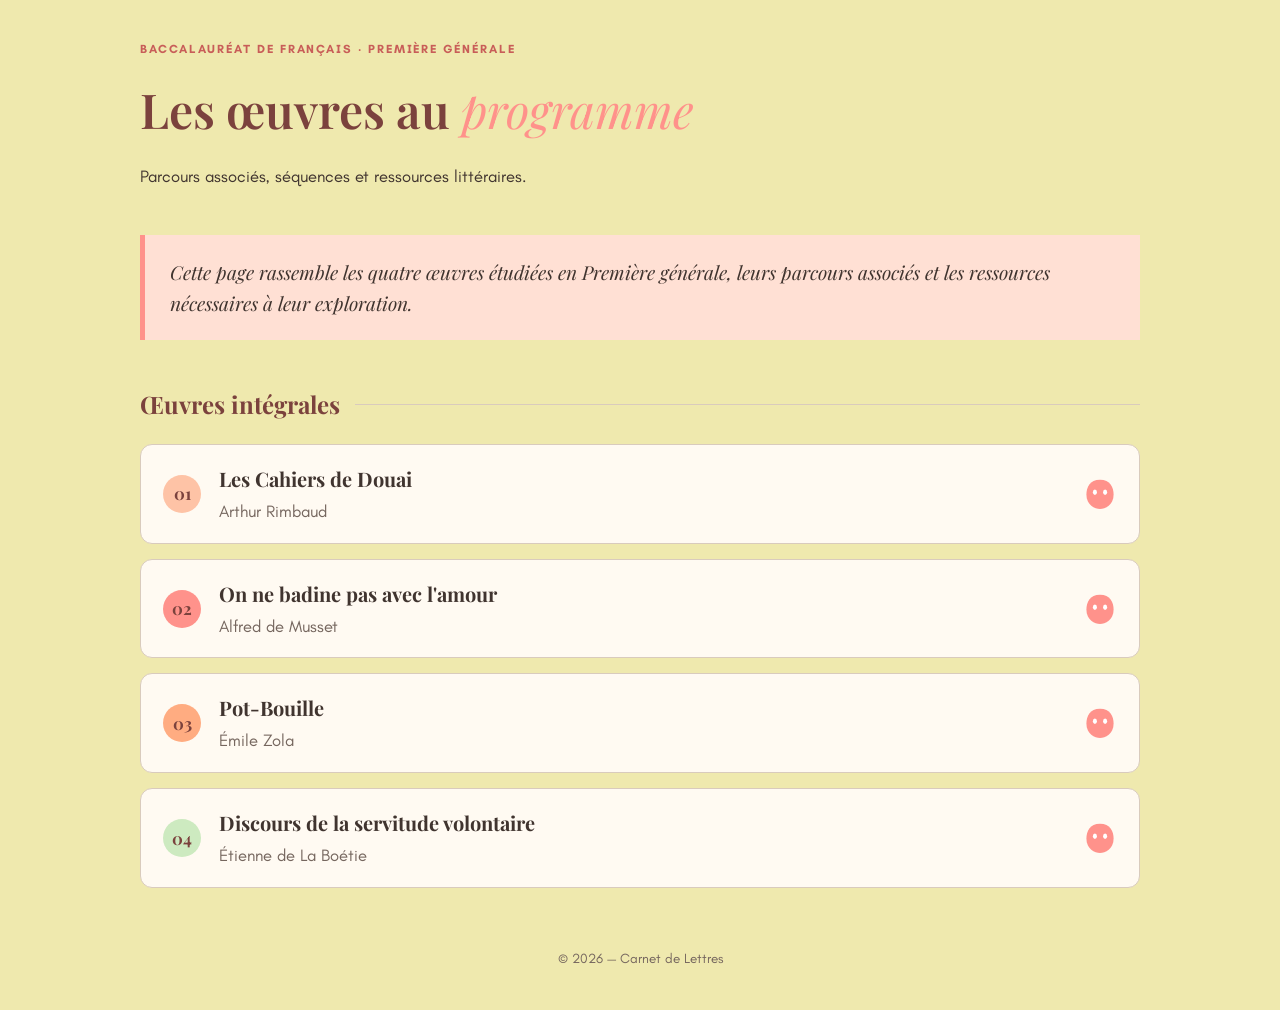
<file: premiere.html>
<!DOCTYPE html>
<html lang="fr">

<head>

<meta charset="UTF-8">
<meta name="viewport" content="width=device-width, initial-scale=1.0">

<title>Premières générales - Carnet de Lettres</title>


<style>

@import url('https://fonts.googleapis.com/css2?family=Playfair+Display:wght@400;500;600;700&display=swap');
@import url('https://fonts.googleapis.com/css2?family=Teachers:ital,wght@0,400..800;1,400..800&display=swap');


:root {

    --orange:#ffac81;
    --corail:#ff928b;
    --rose:#fec3a6;
    --cream:#efe9ae;
    --vert:#cdeac0;

    --ink:#40342f;
    --muted:#75665e;
    --line:#d9cbbd;
    --card:#fffaf2;

}



*{
    margin:0;
    padding:0;
    box-sizing:border-box;
}



body{

    background:var(--cream);
    color:var(--ink);
    font-family:"Teachers", sans-serif;
    font-size:1.05rem;
    line-height:1.6;
    padding:40px 20px;

}



.container{

    max-width:1000px;
    margin:auto;

}



/* HEADER */

header{

    margin-bottom:45px;

}


.eyebrow{

    font-size:12px;
    letter-spacing:.16em;
    text-transform:uppercase;
    color:#c85d58;
    font-weight:bold;
    margin-bottom:12px;

}


h1{

    font-family:"Playfair Display", serif;
    font-size:3rem;
    font-weight:600;
    color:#7b423d;
    margin-bottom:15px;

}


h1 em{

    color:var(--corail);
    font-style:italic;
    font-weight:400;

}



/* INTRODUCTION */

.introduction{

    background:#ffe0d4;
    border-left:5px solid var(--corail);
    padding:22px 25px;
    margin-bottom:45px;

}



.introduction p{

    font-family:"Playfair Display", serif;
    font-style:italic;
    font-size:1.2rem;

}



/* TITRES */

.section-title{

    font-family:"Playfair Display", serif;
    font-size:1.5rem;
    color:#7b423d;
    display:flex;
    align-items:center;
    gap:15px;
    margin:40px 0 20px;

}


.section-title::after{

    content:"";
    height:1px;
    background:var(--line);
    flex:1;

}



/* ACCORDEON */


.oeuvre{

    background:var(--card);
    border:1px solid var(--line);
    border-radius:12px;
    margin-bottom:15px;
    overflow:hidden;
    transition:.25s;

}


.oeuvre.open{

    border-color:var(--corail);

}



.entete{

    display:flex;
    align-items:center;
    gap:18px;
    padding:18px 22px;
    cursor:pointer;

}



.entete:hover{

    background:#ffe9dd;

}



.numero{

    width:38px;
    height:38px;
    border-radius:50%;

    display:flex;
    align-items:center;
    justify-content:center;

    font-family:"Playfair Display", serif;
    font-weight:bold;

    background:var(--rose);
    color:#7b423d;

    flex-shrink:0;

}



.oeuvre:nth-child(2) .numero{

    background:var(--corail);

}


.oeuvre:nth-child(3) .numero{

    background:var(--orange);

}


.oeuvre:nth-child(4) .numero{

    background:var(--vert);

}



.titre{

    flex:1;

}



.titre h2{

    font-family:"Playfair Display", serif;
    font-size:1.25rem;
    margin-bottom:3px;

}


.titre p{

    color:var(--muted);
    margin:0;

}

.mask-icon{

    width:34px;
    height:34px;

    position:relative;

    flex-shrink:0;

}


.mask-icon svg{

    position:absolute;
    inset:0;

    width:100%;
    height:100%;

    transition:
        transform .45s cubic-bezier(.4,0,.2,1),
        opacity .35s ease;

}



.m-closed{

    opacity:1;
    transform:rotateY(0deg);

}



.m-open{

    opacity:0;
    transform:rotateY(180deg);

}



.oeuvre.open .m-closed{

    opacity:0;
    transform:rotateY(180deg);

}



.oeuvre.open .m-open{

    opacity:1;
    transform:rotateY(0deg);

}


/* CONTENU */


.contenu{

    max-height:0;
    overflow:hidden;
    transition:max-height .45s ease;

}



.oeuvre.open .contenu{

    max-height:500px;

}



.contenu-interieur{

    padding:20px 25px 25px 78px;
    border-top:1px solid #fec3a6;

}



.label{

    font-size:.8rem;
    text-transform:uppercase;
    letter-spacing:.1em;
    color:#c85d58;
    font-weight:bold;

}



.contenu p{

    margin:8px 0 15px;

}



.lien{

    text-decoration:none;
    color:#7b423d;
    font-weight:bold;

}


.lien:hover{

    color:var(--corail);

}



/* FOOTER */


footer{

    margin-top:60px;
    text-align:center;
    color:var(--muted);
    font-size:.85rem;

}



</style>

</head>



<body>



<div class="container">



<header>

<p class="eyebrow">
Baccalauréat de français · Première générale
</p>


<h1>
Les œuvres au <em>programme</em>
</h1>


<p>
Parcours associés, séquences et ressources littéraires.
</p>


</header>




<section class="introduction">

<p>
Cette page rassemble les quatre œuvres étudiées en Première générale,
leurs parcours associés et les ressources nécessaires à leur exploration.
</p>

</section>



<h2 class="section-title">
Œuvres intégrales
</h2>




<div class="oeuvres">



<div class="oeuvre">


<div class="entete" onclick="ouvrir(this)">

<div class="numero">01</div>

<div class="titre">

<h2>Les Cahiers de Douai</h2>

<p>Arthur Rimbaud</p>

</div>

<div class="mask-icon">

    <!-- Masque -->

    <svg class="m-closed" viewBox="0 0 100 100">

        <path d="M50 8
                 C20 8 10 30 10 52
                 C10 82 35 94 50 94
                 C65 94 90 82 90 52
                 C90 30 80 8 50 8Z"
              fill="#ff928b"/>

        <ellipse cx="35" cy="45" rx="6" ry="8" fill="white"/>
        <ellipse cx="65" cy="45" rx="6" ry="8" fill="white"/>

    </svg>



    <!-- Cible -->

    <svg class="m-open" viewBox="0 0 100 100">

        <circle cx="50" cy="50" r="40"
                fill="none"
                stroke="#ff928b"
                stroke-width="8"/>

        <circle cx="50" cy="50" r="22"
                fill="none"
                stroke="#ff928b"
                stroke-width="8"/>

        <circle cx="50" cy="50" r="6"
                fill="#ff928b"/>

    </svg>

</div>

</div>



<div class="contenu">

<div class="contenu-interieur">

<p class="label">Emancipations créatrices</p>

<p>
En quoi le recueil des Cahiers de Douai donne-t-il à voir un jeune poète qui s'émancipe des codes hérités pour inventer sa propre voix ?
</p>


<a class="lien" href="rimbaud.html">
→ Accéder à la séquence
</a>

</div>

</div>


</div>




<div class="oeuvre">


<div class="entete" onclick="ouvrir(this)">

<div class="numero">02</div>

<div class="titre">

<h2>On ne badine pas avec l'amour</h2>

<p>Alfred de Musset</p>

</div>

<div class="mask-icon">

    <!-- Masque -->

    <svg class="m-closed" viewBox="0 0 100 100">

        <path d="M50 8
                 C20 8 10 30 10 52
                 C10 82 35 94 50 94
                 C65 94 90 82 90 52
                 C90 30 80 8 50 8Z"
              fill="#ff928b"/>

        <ellipse cx="35" cy="45" rx="6" ry="8" fill="white"/>
        <ellipse cx="65" cy="45" rx="6" ry="8" fill="white"/>

    </svg>



    <!-- Cible -->

    <svg class="m-open" viewBox="0 0 100 100">

        <circle cx="50" cy="50" r="40"
                fill="none"
                stroke="#ff928b"
                stroke-width="8"/>

        <circle cx="50" cy="50" r="22"
                fill="none"
                stroke="#ff928b"
                stroke-width="8"/>

        <circle cx="50" cy="50" r="6"
                fill="#ff928b"/>

    </svg>

</div>

</div>



<div class="contenu">

<div class="contenu-interieur">

<p class="label">Les jeux du coeur et de la parole</p>

<p>
En quoi la parole est-elle à la fois l'instrument d'un jeu amoureux et l'arme d'un combat qui mène les personnages, sans qu'ils le veuillent, de la comédie à la tragédie ?
</p>


<a class="lien" href="musset.html">
→ Accéder à la séquence
</a>

</div>

</div>


</div>




<div class="oeuvre">


<div class="entete" onclick="ouvrir(this)">

<div class="numero">03</div>

<div class="titre">

<h2>Pot-Bouille</h2>

<p>Émile Zola</p>

</div>

<div class="mask-icon">

    <!-- Masque -->

    <svg class="m-closed" viewBox="0 0 100 100">

        <path d="M50 8
                 C20 8 10 30 10 52
                 C10 82 35 94 50 94
                 C65 94 90 82 90 52
                 C90 30 80 8 50 8Z"
              fill="#ff928b"/>

        <ellipse cx="35" cy="45" rx="6" ry="8" fill="white"/>
        <ellipse cx="65" cy="45" rx="6" ry="8" fill="white"/>

    </svg>



    <!-- Cible -->

    <svg class="m-open" viewBox="0 0 100 100">

        <circle cx="50" cy="50" r="40"
                fill="none"
                stroke="#ff928b"
                stroke-width="8"/>

        <circle cx="50" cy="50" r="22"
                fill="none"
                stroke="#ff928b"
                stroke-width="8"/>

        <circle cx="50" cy="50" r="6"
                fill="#ff928b"/>

    </svg>

</div>

</div>



<div class="contenu">

<div class="contenu-interieur">

<p class="label">Dévoiler les rouages de la société</p>

<p>
Comment Zola fait-il du roman un instrument de dévoilement social, qui expose les mécanismes cachés derrière la respectabilité de façade ?
</p>


<a class="lien" href="zola.html">
→ Accéder à la séquence
</a>

</div>

</div>


</div>




<div class="oeuvre">


<div class="entete" onclick="ouvrir(this)">

<div class="numero">04</div>

<div class="titre">

<h2>Discours de la servitude volontaire</h2>

<p>Étienne de La Boétie</p>

</div>

<div class="mask-icon">

    <!-- Masque -->

    <svg class="m-closed" viewBox="0 0 100 100">

        <path d="M50 8
                 C20 8 10 30 10 52
                 C10 82 35 94 50 94
                 C65 94 90 82 90 52
                 C90 30 80 8 50 8Z"
              fill="#ff928b"/>

        <ellipse cx="35" cy="45" rx="6" ry="8" fill="white"/>
        <ellipse cx="65" cy="45" rx="6" ry="8" fill="white"/>

    </svg>



    <!-- Cible -->

    <svg class="m-open" viewBox="0 0 100 100">

        <circle cx="50" cy="50" r="40"
                fill="none"
                stroke="#ff928b"
                stroke-width="8"/>

        <circle cx="50" cy="50" r="22"
                fill="none"
                stroke="#ff928b"
                stroke-width="8"/>

        <circle cx="50" cy="50" r="6"
                fill="#ff928b"/>

    </svg>

</div>

</div>



<div class="contenu">

<div class="contenu-interieur">

<p class="label">"Défendre" et "entretenir" la liberté</p>

<p>
Comment La Boétie démonte-t-il les mécanismes de la servitude volontaire pour mieux appeler ses lecteurs à reconquérir une liberté qu'ils ont eux-mêmes abandonnée ?
</p>


<a class="lien" href="boetie.html">
→ Accéder à la séquence
</a>

</div>

</div>


</div>



</div>



<footer>

© 2026 — Carnet de Lettres

</footer>



</div>




<script>

function ouvrir(element){

    let bloc = element.parentElement;

    bloc.classList.toggle("open");

}

</script>



</body>

</html>
</file>
